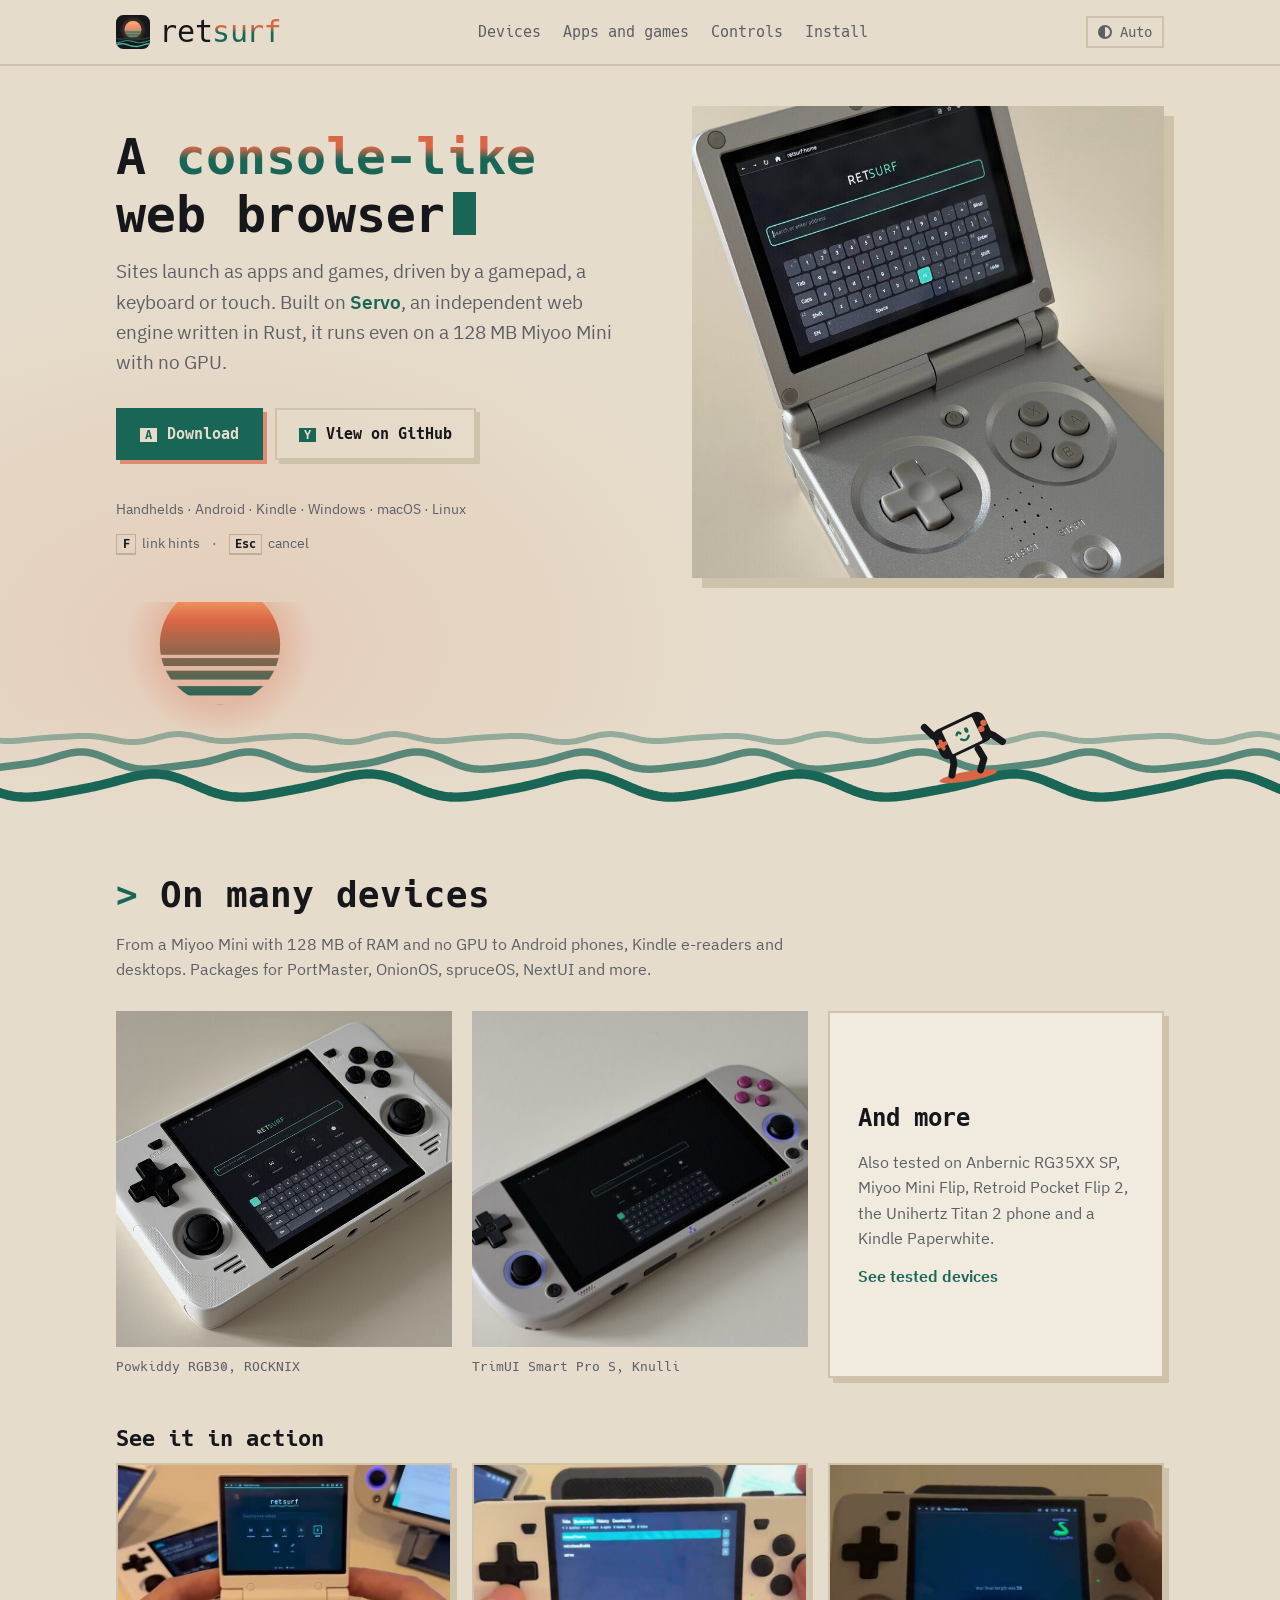
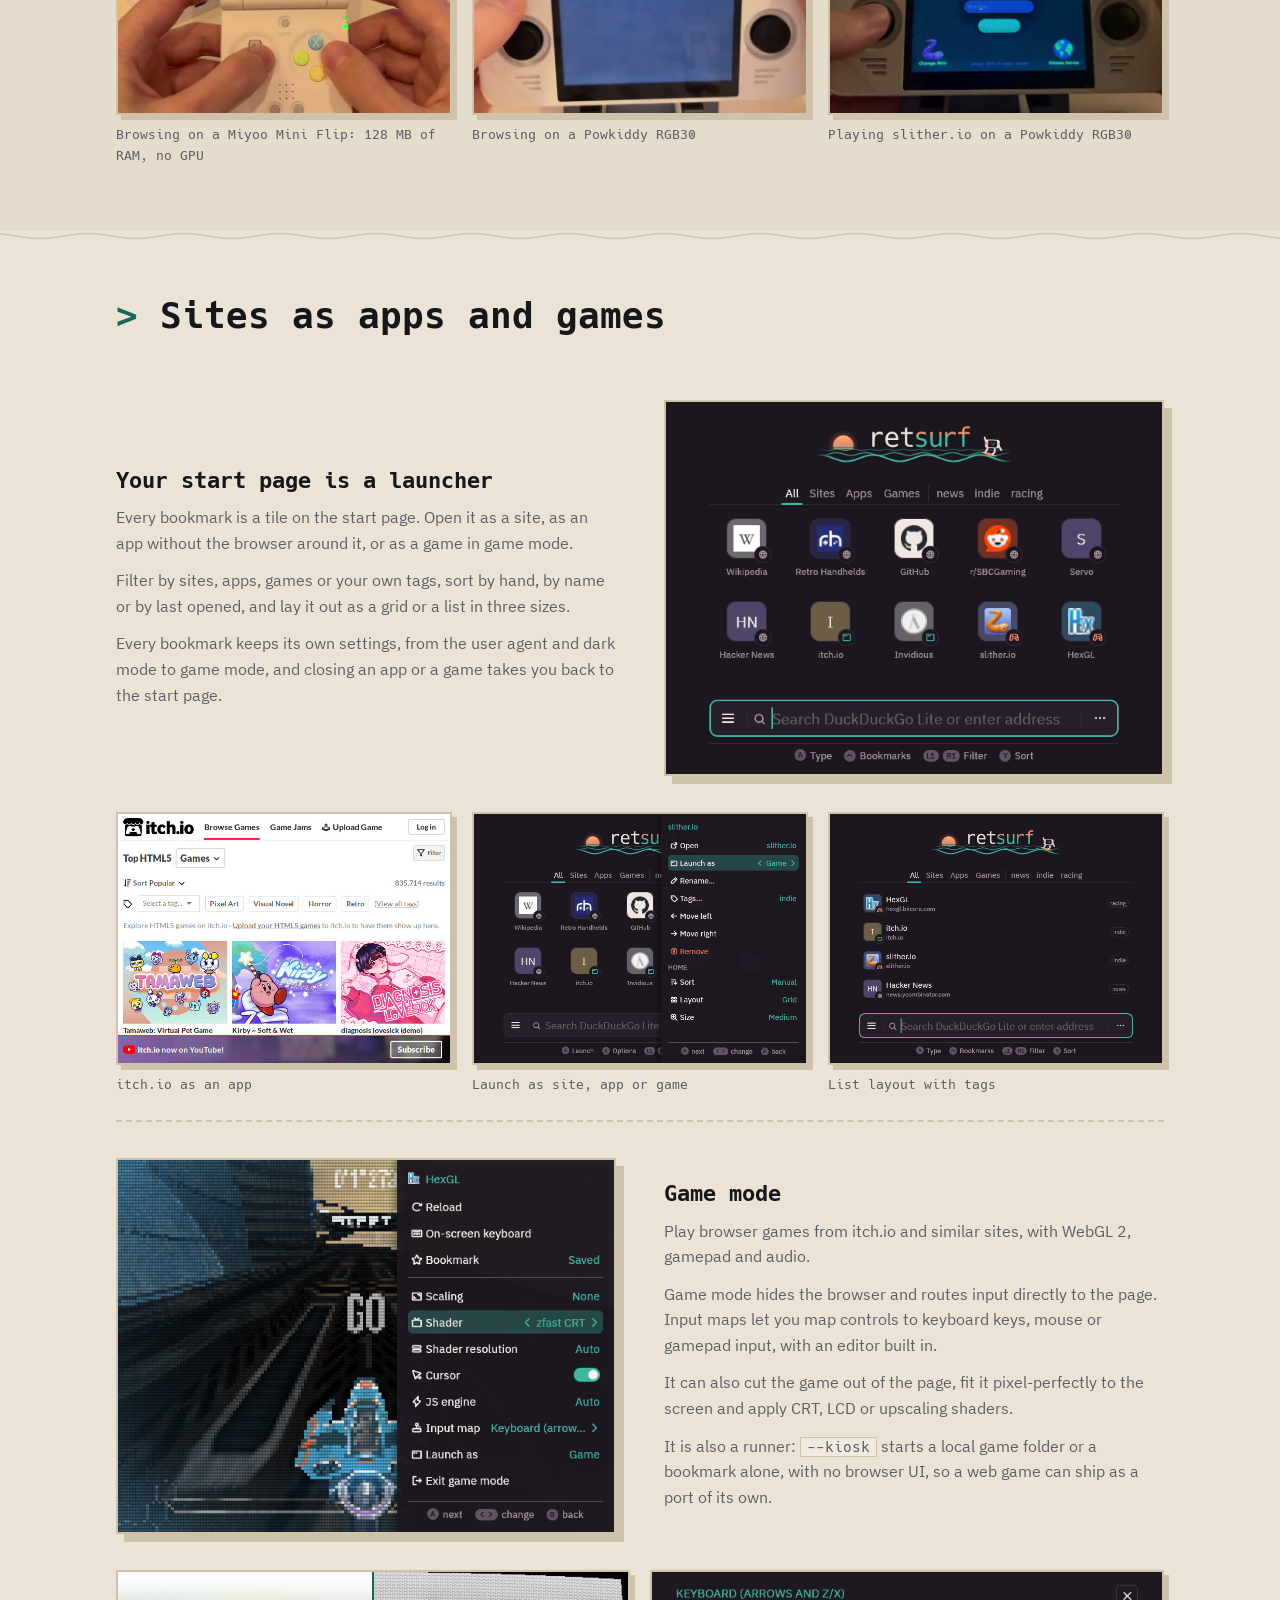
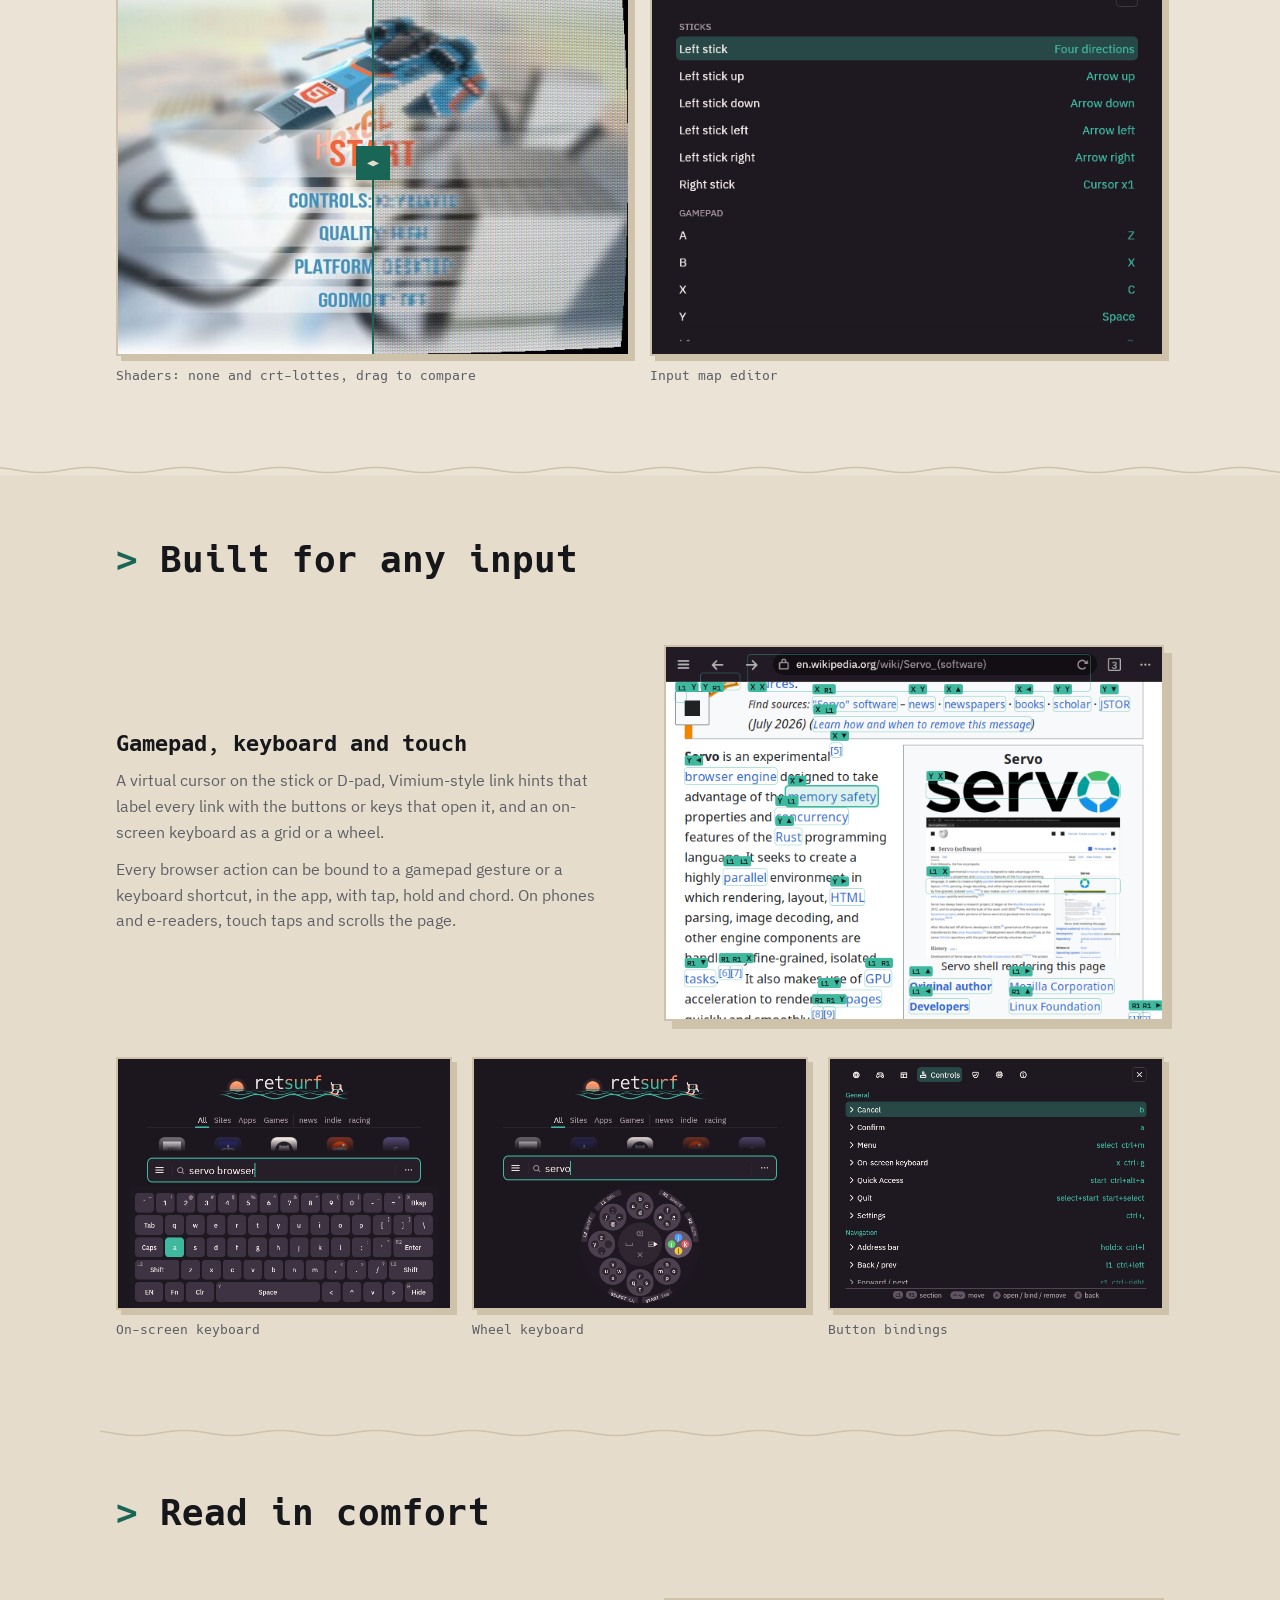
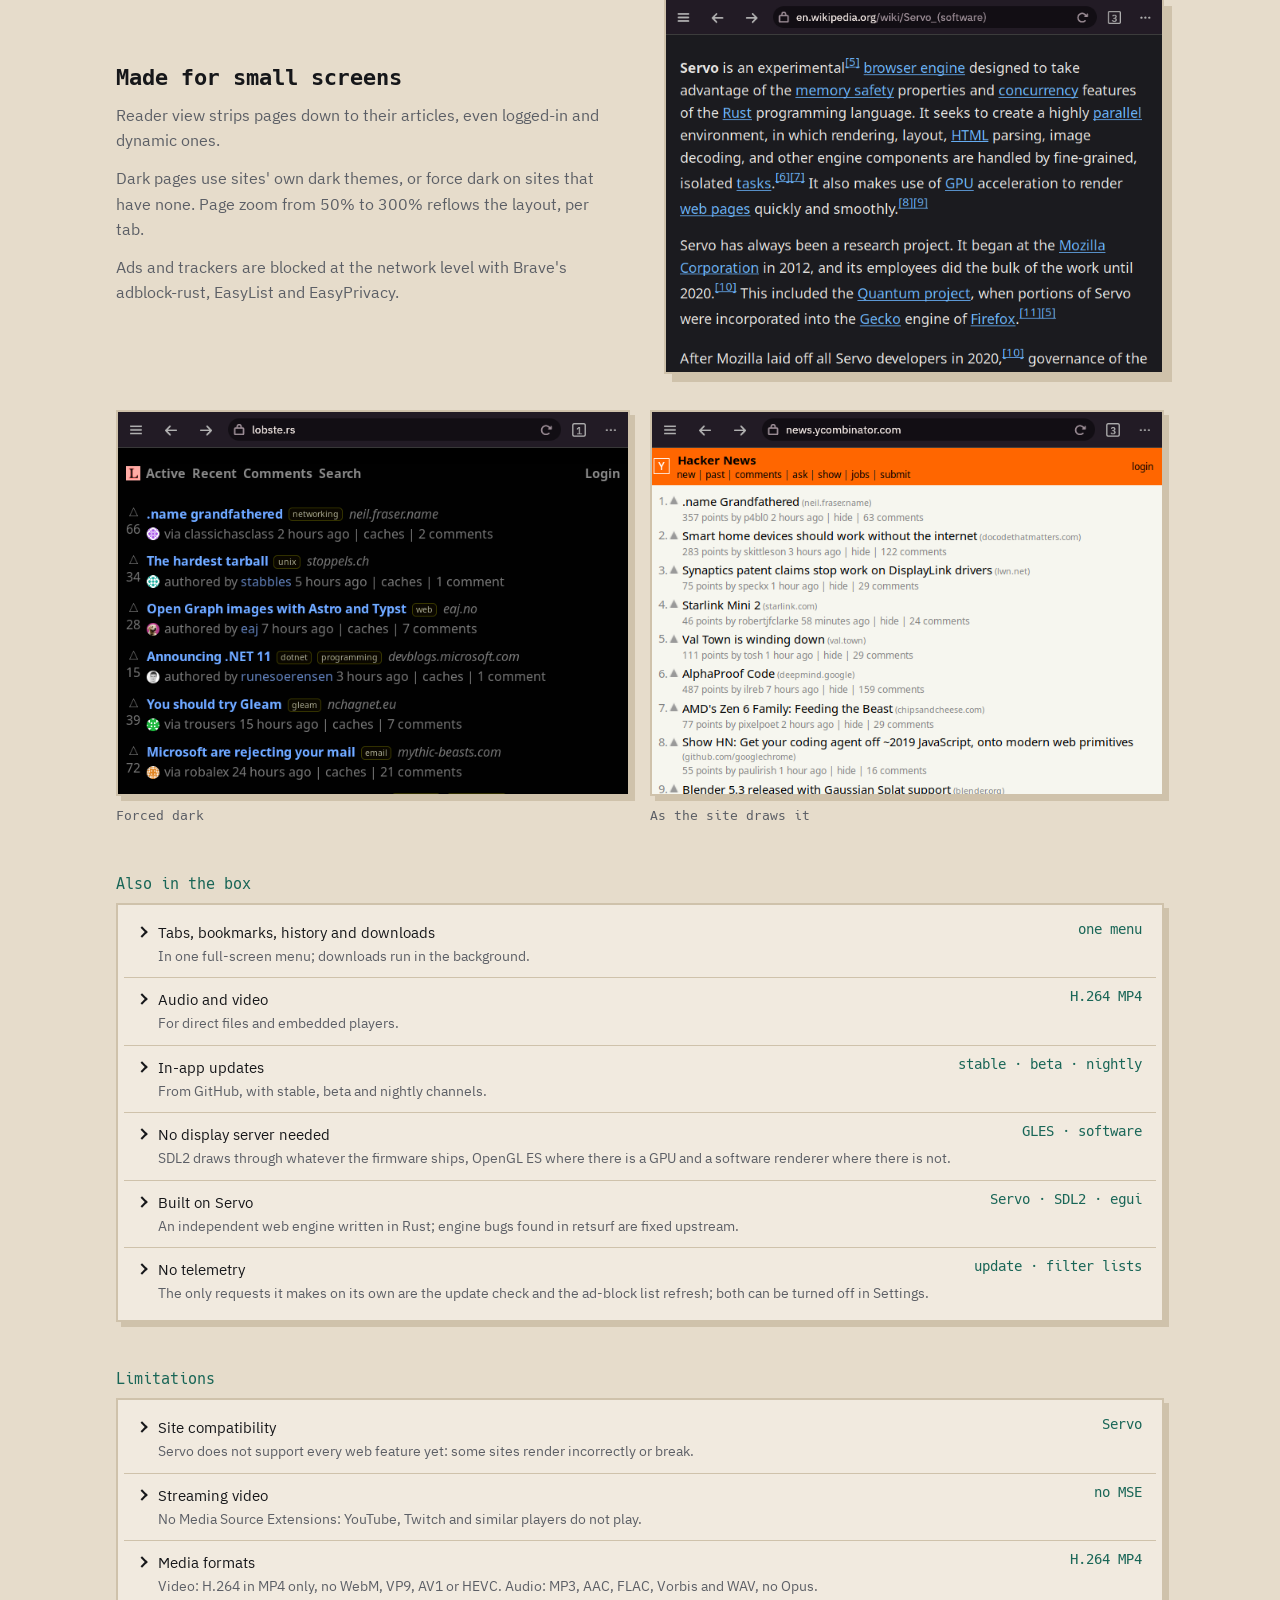
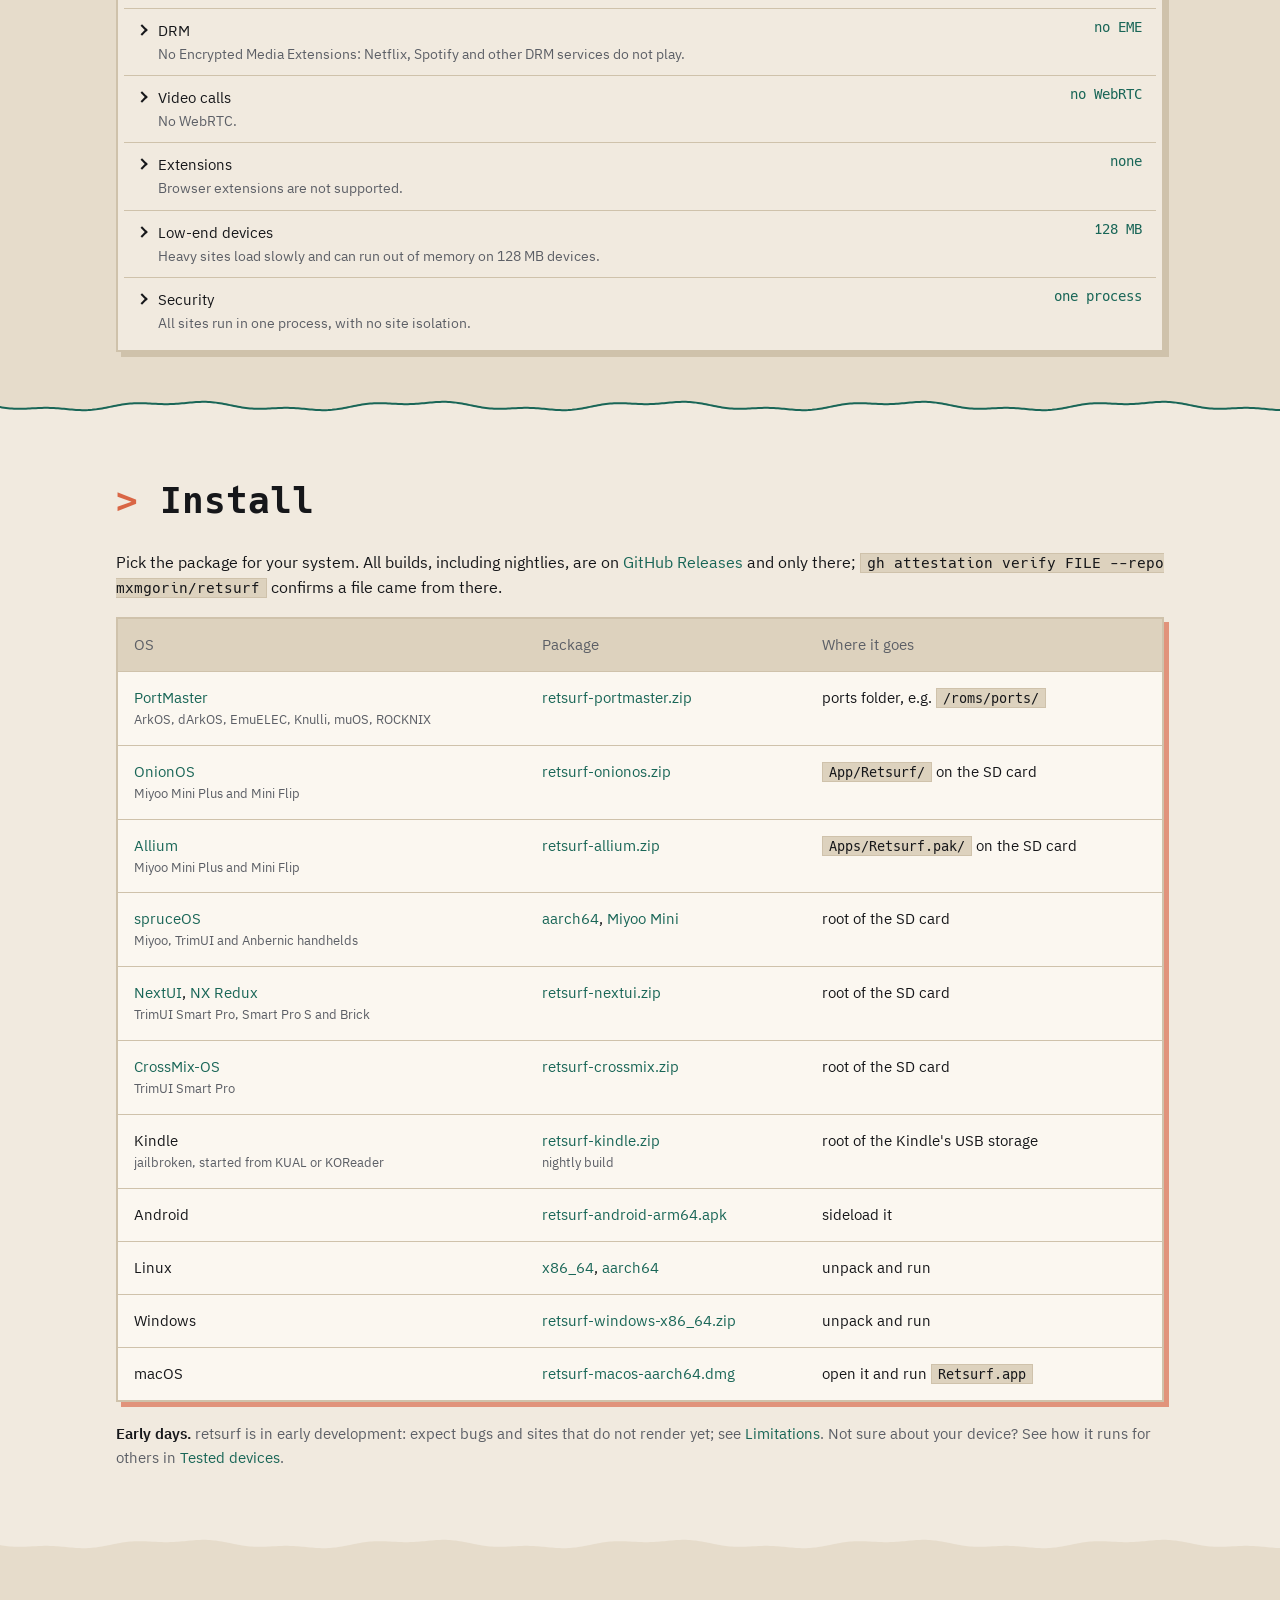
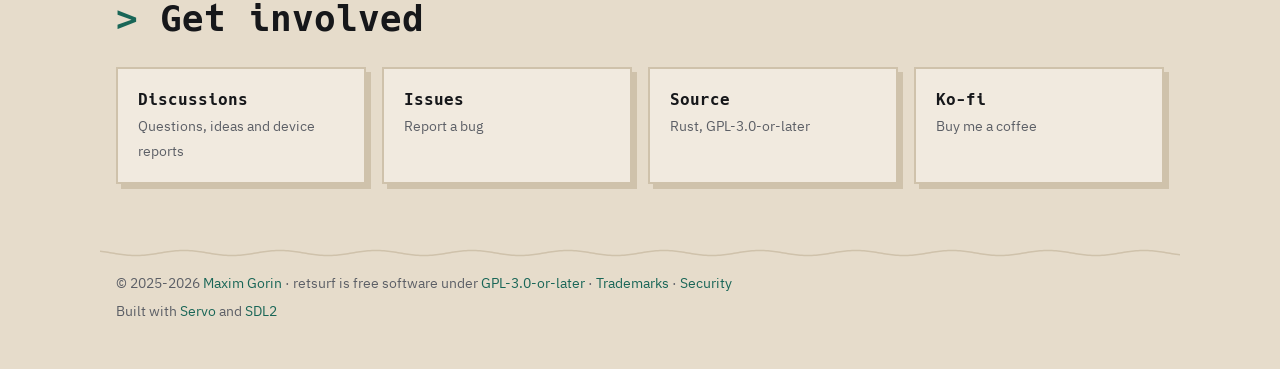
<file: index.html>
<!doctype html>
<html lang="en">
<head>
  <meta charset="utf-8">
  <meta name="viewport" content="width=device-width, initial-scale=1">
  <title>retsurf - console-like web browser on Servo</title>
  <meta name="description" content="retsurf is a console-like web browser built on Servo, an independent web engine written in Rust. It runs from a gamepad, a keyboard or touch, opens sites as apps and games, and works on retro handhelds with as little as 128 MB of RAM (PortMaster, OnionOS, Allium, spruceOS, CrossMix-OS, NextUI, NX Redux), Android, Kindle e-readers, Linux, Windows and macOS.">
  <meta name="author" content="Maxim Gorin">
  <meta property="og:type" content="website">
  <meta property="og:url" content="https://retsurf.app/">
  <meta property="og:title" content="retsurf - console-like web browser on Servo">
  <meta property="og:description" content="A console-like web browser on Servo, the independent Rust engine. Runs on a 128 MB Miyoo Mini with no GPU, on Kindles, phones and desktops; sites open as apps and games, driven from a gamepad, a keyboard or touch.">
  <meta property="og:image" content="https://retsurf.app/images/retsurf-og.png">
  <meta property="og:image:width" content="1200">
  <meta property="og:image:height" content="630">
  <meta property="og:image:alt" content="retsurf: console-like web browser on Servo, over a sunset sea with the surfing mascot">
  <meta name="twitter:card" content="summary_large_image">
  <meta name="theme-color" content="#1c161f">
  <link rel="icon" href="retsurf.svg" type="image/svg+xml">
  <link rel="preload" href="fonts/IBMPlexSans-Regular-Latin1.woff2" as="font" type="font/woff2" crossorigin>
  <link rel="preload" href="fonts/hack-bold.woff2" as="font" type="font/woff2" crossorigin>
  <!-- Before the styles: a theme picked on an earlier visit paints from the first frame. -->
  <script>try { const theme = localStorage.getItem("theme"); if (theme) document.documentElement.dataset.theme = theme; } catch {}</script>
  <link rel="stylesheet" href="brand.css">
  <link rel="stylesheet" href="style.css">
  <script src="badges.js" defer></script>
  <script type="module" src="hints.js"></script>
  <script type="module" src="scroll.js"></script>
  <script type="module" src="pad.js"></script>
  <script type="module" src="compare.js"></script>
  <script type="module" src="menu.js"></script>
  <script type="module" src="themes.js"></script>
</head>
<body>
  <header class="top">
    <div class="wrap">
      <a class="brand" href="#"><img class="brand-icon" src="retsurf.svg" alt="" width="34" height="34">ret<span class="accent">surf</span></a>
      <div class="menu tabs-menu">
        <button type="button" class="menu-toggle" aria-label="Menu" aria-expanded="false" hidden><span class="tabs-icon" aria-hidden="true"></span></button>
        <nav>
          <a href="#devices">Devices</a>
          <a href="#apps">Apps and games</a>
          <a href="#buttons">Controls</a>
          <a href="#install">Install</a>
        </nav>
      </div>
      <div class="menu theme-menu" hidden>
        <button type="button" class="menu-toggle" aria-haspopup="true" aria-expanded="false"><span class="theme-icon" aria-hidden="true"></span><span class="theme-name">Theme</span></button>
        <div class="themes" role="menu">
          <button type="button" role="menuitemradio" data-theme-pick="">Auto</button>
          <button type="button" role="menuitemradio" data-theme-pick="night">Night</button>
          <button type="button" role="menuitemradio" data-theme-pick="oled">OLED</button>
          <button type="button" role="menuitemradio" data-theme-pick="dusk">Dusk</button>
          <button type="button" role="menuitemradio" data-theme-pick="sand">Sand</button>
          <button type="button" role="menuitemradio" data-theme-pick="dmg">DMG</button>
        </div>
      </div>
    </div>
  </header>

  <main>
    <section class="hero">
      <div class="wrap hero-grid">
        <div class="hero-text">
          <h1>A <span class="accent">console-like</span> web browser</h1>
          <p class="lead">Sites launch as apps and games, driven by a gamepad, a keyboard or touch. Built on <strong><a href="https://servo.org/">Servo</a></strong>, an independent web engine written in Rust, it runs even on a 128 MB Miyoo Mini with no GPU.</p>
          <div class="actions">
            <a class="button primary" href="#install" data-pad="a"><kbd>A</kbd>Download</a>
            <a class="button" href="https://github.com/mxmgorin/retsurf" data-pad="y"><kbd>Y</kbd>View on GitHub</a>
          </div>
          <div class="trust">
            <a class="badge" href="https://github.com/mxmgorin/retsurf/releases/latest">release<b data-badge="release"></b></a>
            <a class="badge" href="https://github.com/mxmgorin/retsurf/releases/tag/nightly">nightly<b data-badge="nightly"></b></a>
            <a class="badge" href="https://github.com/mxmgorin/retsurf">stars<b data-badge="stars"></b></a>
            <a class="badge" href="https://github.com/mxmgorin/retsurf/releases">downloads<b data-badge="downloads"></b></a>
          </div>
          <p class="platforms">Handhelds &middot; Android &middot; Kindle &middot; Windows &middot; macOS &middot; Linux</p>
          <p class="hint-bar"><span><kbd>F</kbd>link hints</span><span><kbd>Esc</kbd>cancel</span></p>
        </div>
        <img class="hero-photo" src="images/retsurf-rg35xx-sp.jpg" alt="retsurf on an Anbernic RG35XX SP, the on-screen keyboard raised under the address field" width="800" height="800">
      </div>
      <div class="horizon" aria-hidden="true">
        <div class="sun"></div>
        <div class="sea sea-back"></div>
        <div class="sea sea-mid"></div>
        <div class="sea sea-front"></div>
        <div class="surfer"></div>
      </div>
    </section>

    <section id="devices" class="wrap">
      <h2>On many devices</h2>
      <p class="section-lead">From a Miyoo Mini with 128 MB of RAM and no GPU to Android phones, Kindle e-readers and desktops. Packages for PortMaster, OnionOS, spruceOS, NextUI and more.</p>
      <div class="devices">
        <figure>
          <img src="images/retsurf-rgb30.jpg" alt="retsurf start page on a Powkiddy RGB30" width="660" height="660" loading="lazy">
          <figcaption>Powkiddy RGB30, ROCKNIX</figcaption>
        </figure>
        <figure>
          <img src="images/retsurf-trimui-smart-pro.jpg" alt="retsurf start page on a TrimUI Smart Pro S" width="700" height="700" loading="lazy">
          <figcaption>TrimUI Smart Pro S, Knulli</figcaption>
        </figure>
        <a class="more" href="https://github.com/mxmgorin/retsurf/discussions/78">
          <strong>And more</strong>
          <span>Also tested on Anbernic RG35XX SP, Miyoo Mini Flip, Retroid Pocket Flip 2, the Unihertz Titan 2 phone and a Kindle Paperwhite.</span>
          <span class="go">See tested devices</span>
        </a>
      </div>
      <h3 class="sub-title">See it in action</h3>
      <div class="clips">
        <figure>
          <video src="videos/miyoo-mini-flip.mp4" poster="videos/miyoo-mini-flip.jpg" autoplay muted loop playsinline preload="metadata"></video>
          <figcaption>Browsing on a Miyoo Mini Flip: 128 MB of RAM, no GPU</figcaption>
        </figure>
        <figure>
          <video src="videos/rgb30-browsing.mp4" poster="videos/rgb30-browsing.jpg" autoplay muted loop playsinline preload="metadata"></video>
          <figcaption>Browsing on a Powkiddy RGB30</figcaption>
        </figure>
        <figure>
          <video src="videos/rgb30-slitherio.mp4" poster="videos/rgb30-slitherio.jpg" autoplay muted loop playsinline preload="metadata"></video>
          <figcaption>Playing slither.io on a Powkiddy RGB30</figcaption>
        </figure>
      </div>
    </section>

    <section id="apps" class="band">
      <div class="wrap">
        <h2>Sites as apps and games</h2>

        <article class="spot">
          <div class="spot-text">
            <h3>Your start page is a launcher</h3>
            <p>Every bookmark is a tile on the start page. Open it as a site, as an app without the browser around it, or as a game in game mode.</p>
            <p>Filter by sites, apps, games or your own tags, sort by hand, by name or by last opened, and lay it out as a grid or a list in three sizes.</p>
            <p>Every bookmark keeps its own settings, from the user agent and dark mode to game mode, and closing an app or a game takes you back to the start page.</p>
          </div>
          <img class="spot-media" src="images/retsurf-start-page.png" alt="The start page: bookmarks as site, app and game tiles under filter tabs, the search field at the bottom" width="640" height="480" loading="lazy">
        </article>
        <div class="shots">
          <figure><img src="images/retsurf-app-mode.jpg" alt="itch.io's HTML5 games opened as an app, with no browser toolbar" width="640" height="480" loading="lazy"><figcaption>itch.io as an app</figcaption></figure>
          <figure><img src="images/retsurf-bookmark-options.png" alt="A bookmark's options in Quick Access: open, launch as game, rename, tags, move, remove" width="640" height="480" loading="lazy"><figcaption>Launch as site, app or game</figcaption></figure>
          <figure><img src="images/retsurf-home-list.png" alt="The start page as a list: each bookmark with its site, launch badge and tags" width="640" height="480" loading="lazy"><figcaption>List layout with tags</figcaption></figure>
        </div>

        <article class="spot">
          <div class="spot-text">
            <h3>Game mode</h3>
            <p>Play browser games from itch.io and similar sites, with WebGL 2, gamepad and audio.</p>
            <p>Game mode hides the browser and routes input directly to the page. Input maps let you map controls to keyboard keys, mouse or gamepad input, with an editor built in.</p>
            <p>It can also cut the game out of the page, fit it pixel-perfectly to the screen and apply CRT, LCD or upscaling shaders.</p>
            <p>It is also a runner: <code>--kiosk</code> starts a local game folder or a bookmark alone, with no browser UI, so a web game can ship as a port of its own.</p>
          </div>
          <img class="spot-media" src="images/retsurf-game-mode.png" alt="Quick Access over the WebGL racer HexGL in game mode, drawn through a CRT shader" width="640" height="480" loading="lazy">
        </article>
        <div class="shots two">
          <figure>
            <div class="compare" tabindex="0" role="slider" aria-label="Shader comparison: share of the frame drawn without a shader" aria-valuemin="0" aria-valuemax="100" aria-valuenow="50">
              <img src="images/retsurf-shader-crt-lottes.jpg" alt="The HexGL menu through the crt-lottes shader: a curved screen with scanlines" width="640" height="480" loading="lazy">
              <div class="compare-before"><img src="images/retsurf-shader-none.jpg" alt="The HexGL menu as drawn, without a shader" width="640" height="480" loading="lazy"></div>
              <span class="compare-handle"></span>
            </div>
            <figcaption>Shaders: none and crt-lottes, drag to compare</figcaption>
          </figure>
          <figure><img src="images/retsurf-input-map.png" alt="The input map editor" width="640" height="480" loading="lazy"><figcaption>Input map editor</figcaption></figure>
        </div>
      </div>
    </section>

    <section id="buttons" class="wrap">
      <h2>Built for any input</h2>
      <article class="spot">
        <div class="spot-text">
          <h3>Gamepad, keyboard and touch</h3>
          <p>A virtual cursor on the stick or D-pad, Vimium-style link hints that label every link with the buttons or keys that open it, and an on-screen keyboard as a grid or a wheel.</p>
          <p>Every browser action can be bound to a gamepad gesture or a keyboard shortcut, in the app, with tap, hold and chord. On phones and e-readers, touch taps and scrolls the page.</p>
        </div>
        <img class="spot-media" src="images/retsurf-hints.png" alt="Link hints over a Wikipedia article, each labeled with gamepad buttons" width="640" height="480" loading="lazy">
      </article>
      <div class="shots">
        <figure><img src="images/retsurf-keyboard.png" alt="The on-screen keyboard under the search field" width="640" height="480" loading="lazy"><figcaption>On-screen keyboard</figcaption></figure>
        <figure><img src="images/retsurf-osk-wheel.png" alt="The wheel keyboard: letters in groups around a center, picked with the stick and typed with the face buttons" width="640" height="480" loading="lazy"><figcaption>Wheel keyboard</figcaption></figure>
        <figure><img src="images/retsurf-controls.png" alt="The button bindings: each browser action with its gamepad and keyboard gestures" width="640" height="480" loading="lazy"><figcaption>Button bindings</figcaption></figure>
      </div>
    </section>

    <section id="reading" class="wrap">
      <h2>Read in comfort</h2>
      <article class="spot">
        <div class="spot-text">
          <h3>Made for small screens</h3>
          <p>Reader view strips pages down to their articles, even logged-in and dynamic ones.</p>
          <p>Dark pages use sites' own dark themes, or force dark on sites that have none. Page zoom from 50% to 300% reflows the layout, per tab.</p>
          <p>Ads and trackers are blocked at the network level with Brave's adblock-rust, EasyList and EasyPrivacy.</p>
        </div>
        <img class="spot-media" src="images/retsurf-reader.png" alt="A Wikipedia article in reader view" width="640" height="480" loading="lazy">
      </article>
      <div class="shots two">
        <figure><img src="images/retsurf-forced-dark.png" alt="lobste.rs forced dark" width="640" height="480" loading="lazy"><figcaption>Forced dark</figcaption></figure>
        <figure><img src="images/retsurf-page.png" alt="Hacker News as the site draws it" width="640" height="480" loading="lazy"><figcaption>As the site draws it</figcaption></figure>
      </div>

      <h3 class="also-title">Also in the box</h3>
      <ul class="also">
        <li><strong>Tabs, bookmarks, history and downloads</strong><span>In one full-screen menu; downloads run in the background.</span><code>one menu</code></li>
        <li><strong>Audio and video</strong><span>For direct files and embedded players.</span><code>H.264 MP4</code></li>
        <li><strong>In-app updates</strong><span>From GitHub, with stable, beta and nightly channels.</span><code>stable &middot; beta &middot; nightly</code></li>
        <li><strong>No display server needed</strong><span>SDL2 draws through whatever the firmware ships, OpenGL ES where there is a GPU and a software renderer where there is not.</span><code>GLES &middot; software</code></li>
        <li><strong>Built on Servo</strong><span>An independent web engine written in Rust; engine bugs found in retsurf are fixed upstream.</span><code>Servo &middot; SDL2 &middot; egui</code></li>
        <li><strong>No telemetry</strong><span>The only requests it makes on its own are the update check and the ad-block list refresh; both can be turned off in Settings.</span><code>update &middot; filter lists</code></li>
      </ul>
      <h3 class="also-title" id="limitations">Limitations</h3>
      <ul class="also">
        <li><strong>Site compatibility</strong><span>Servo does not support every web feature yet: some sites render incorrectly or break.</span><code>Servo</code></li>
        <li><strong>Streaming video</strong><span>No Media Source Extensions: YouTube, Twitch and similar players do not play.</span><code>no MSE</code></li>
        <li><strong>Media formats</strong><span>Video: H.264 in MP4 only, no WebM, VP9, AV1 or HEVC. Audio: MP3, AAC, FLAC, Vorbis and WAV, no Opus.</span><code>H.264 MP4</code></li>
        <li><strong>DRM</strong><span>No Encrypted Media Extensions: Netflix, Spotify and other DRM services do not play.</span><code>no EME</code></li>
        <li><strong>Video calls</strong><span>No WebRTC.</span><code>no WebRTC</code></li>
        <li><strong>Extensions</strong><span>Browser extensions are not supported.</span><code>none</code></li>
        <li><strong>Low-end devices</strong><span>Heavy sites load slowly and can run out of memory on 128 MB devices.</span><code>128 MB</code></li>
        <li><strong>Security</strong><span>All sites run in one process, with no site isolation.</span><code>one process</code></li>
      </ul>
    </section>

    <section id="install" class="band sand">
      <div class="wrap">
        <h2>Install</h2>
        <p>Pick the package for your system. All builds, including nightlies, are on <a href="https://github.com/mxmgorin/retsurf/releases">GitHub Releases</a> and only there; <code>gh attestation verify FILE --repo mxmgorin/retsurf</code> confirms a file came from there.</p>
        <div class="table-wrap">
          <table>
            <thead>
              <tr><th>OS</th><th>Package</th><th>Where it goes</th></tr>
            </thead>
            <tbody>
              <tr>
                <td><a href="https://portmaster.games/supported-devices.html">PortMaster</a><span class="sub">ArkOS, dArkOS, EmuELEC, Knulli, muOS, ROCKNIX</span></td>
                <td><a href="https://github.com/mxmgorin/retsurf/releases/latest/download/retsurf-portmaster.zip">retsurf-portmaster.zip</a></td>
                <td>ports folder, e.g. <code>/roms/ports/</code></td>
              </tr>
              <tr>
                <td><a href="https://onionui.github.io/">OnionOS</a><span class="sub">Miyoo Mini Plus and Mini Flip</span></td>
                <td><a href="https://github.com/mxmgorin/retsurf/releases/latest/download/retsurf-onionos.zip">retsurf-onionos.zip</a></td>
                <td><code>App/Retsurf/</code> on the SD card</td>
              </tr>
              <tr>
                <td><a href="https://github.com/goweiwen/Allium">Allium</a><span class="sub">Miyoo Mini Plus and Mini Flip</span></td>
                <td><a href="https://github.com/mxmgorin/retsurf/releases/latest/download/retsurf-allium.zip">retsurf-allium.zip</a></td>
                <td><code>Apps/Retsurf.pak/</code> on the SD card</td>
              </tr>
              <tr>
                <td><a href="https://github.com/spruceUI/spruceOS">spruceOS</a><span class="sub">Miyoo, TrimUI and Anbernic handhelds</span></td>
                <td><a href="https://github.com/mxmgorin/retsurf/releases/latest/download/retsurf-spruceos-aarch64.zip">aarch64</a>, <a href="https://github.com/mxmgorin/retsurf/releases/latest/download/retsurf-spruceos-armhf.zip">Miyoo Mini</a></td>
                <td>root of the SD card</td>
              </tr>
              <tr>
                <td><a href="https://github.com/LoveRetro/NextUI">NextUI</a>, <a href="https://github.com/mohammadsyuhada/nx-redux">NX Redux</a><span class="sub">TrimUI Smart Pro, Smart Pro S and Brick</span></td>
                <td><a href="https://github.com/mxmgorin/retsurf/releases/latest/download/retsurf-nextui.zip">retsurf-nextui.zip</a></td>
                <td>root of the SD card</td>
              </tr>
              <tr>
                <td><a href="https://github.com/cizia64/CrossMix-OS">CrossMix-OS</a><span class="sub">TrimUI Smart Pro</span></td>
                <td><a href="https://github.com/mxmgorin/retsurf/releases/latest/download/retsurf-crossmix.zip">retsurf-crossmix.zip</a></td>
                <td>root of the SD card</td>
              </tr>
              <tr>
                <td>Kindle<span class="sub">jailbroken, started from KUAL or KOReader</span></td>
                <td><a href="https://github.com/mxmgorin/retsurf/releases/download/nightly/retsurf-kindle.zip">retsurf-kindle.zip</a><span class="sub">nightly build</span></td>
                <td>root of the Kindle's USB storage</td>
              </tr>
              <tr>
                <td>Android</td>
                <td><a href="https://github.com/mxmgorin/retsurf/releases/latest/download/retsurf-android-arm64.apk">retsurf-android-arm64.apk</a></td>
                <td>sideload it</td>
              </tr>
              <tr>
                <td>Linux</td>
                <td><a href="https://github.com/mxmgorin/retsurf/releases/latest/download/retsurf-linux-x86_64.zip">x86_64</a>, <a href="https://github.com/mxmgorin/retsurf/releases/latest/download/retsurf-linux-aarch64.zip">aarch64</a></td>
                <td>unpack and run</td>
              </tr>
              <tr>
                <td>Windows</td>
                <td><a href="https://github.com/mxmgorin/retsurf/releases/latest/download/retsurf-windows-x86_64.zip">retsurf-windows-x86_64.zip</a></td>
                <td>unpack and run</td>
              </tr>
              <tr>
                <td>macOS</td>
                <td><a href="https://github.com/mxmgorin/retsurf/releases/latest/download/retsurf-macos-aarch64.dmg">retsurf-macos-aarch64.dmg</a></td>
                <td>open it and run <code>Retsurf.app</code></td>
              </tr>
            </tbody>
          </table>
        </div>
        <p class="note"><strong>Early days.</strong> retsurf is in early development: expect bugs and sites that do not render yet; see <a href="#limitations">Limitations</a>. Not sure about your device? See how it runs for others in <a href="https://github.com/mxmgorin/retsurf/discussions/78">Tested devices</a>.</p>
      </div>
    </section>

    <section class="community wrap">
      <h2>Get involved</h2>
      <div class="links">
        <a href="https://github.com/mxmgorin/retsurf/discussions"><strong>Discussions</strong><span>Questions, ideas and device reports</span></a>
        <a href="https://github.com/mxmgorin/retsurf/issues"><strong>Issues</strong><span>Report a bug</span></a>
        <a href="https://github.com/mxmgorin/retsurf"><strong>Source</strong><span>Rust, GPL-3.0-or-later</span></a>
        <a href="https://ko-fi.com/mxmgorin"><strong>Ko-fi</strong><span>Buy me a coffee</span></a>
      </div>
    </section>
  </main>

  <footer class="wrap">
    <p>&copy; 2025-2026 <a href="https://github.com/mxmgorin">Maxim Gorin</a> &middot; retsurf is free software under <a href="https://github.com/mxmgorin/retsurf/blob/main/NOTICE">GPL-3.0-or-later</a> &middot; <a href="https://github.com/mxmgorin/retsurf/blob/main/TRADEMARKS.md">Trademarks</a> &middot; <a href="https://github.com/mxmgorin/retsurf/security/policy">Security</a></p>
    <p>Built with <a href="https://servo.org/">Servo</a> and <a href="https://libsdl.org/">SDL2</a></p>
  </footer>
</body>
</html>
</file>
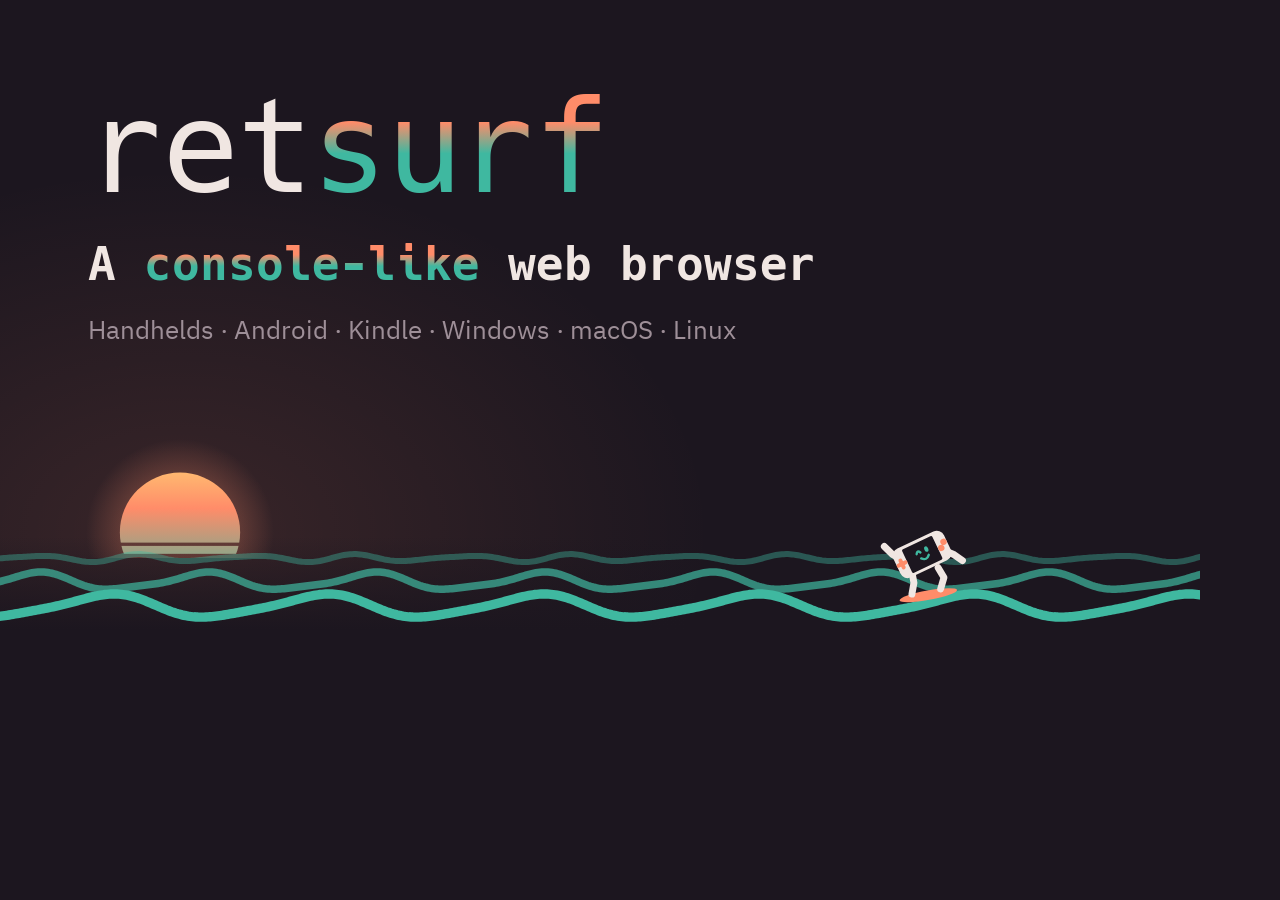
<file: tools/og.html>
<!doctype html>
<!-- The link preview: images/retsurf-og.png is this page's 1200x630 screenshot. -->
<html lang="en" data-theme="dusk">
<head>
  <meta charset="utf-8">
  <title>retsurf link preview</title>
  <link rel="stylesheet" href="../brand.css">
  <link rel="stylesheet" href="../style.css">
  <style>
    html, body { width: 1200px; height: 630px; overflow: hidden; }
    .hero { height: 630px; padding: 0; }
    .card { position: relative; padding: 84px 88px 0; }
    .mark { color: var(--ink); font: 128px/1 var(--mono); letter-spacing: -0.02em; }
    .line { margin: 26px 0 0; font: 700 46px/1.15 var(--mono); }
    .sub { margin: 18px 0 0; color: var(--dim); font-size: 26px; }
    .horizon { position: absolute; left: 0; right: 0; bottom: 0; margin: 0; }
  </style>
</head>
<body>
  <section class="hero">
    <div class="card">
      <div class="mark">ret<span class="accent">surf</span></div>
      <p class="line">A <span class="accent">console-like</span> web browser</p>
      <p class="sub">Handhelds &middot; Android &middot; Kindle &middot; Windows &middot; macOS &middot; Linux</p>
    </div>
    <div class="horizon">
      <div class="sun"></div>
      <div class="sea sea-back"></div>
      <div class="sea sea-mid"></div>
      <div class="sea sea-front"></div>
      <div class="surfer"></div>
    </div>
  </section>
</body>
</html>
</file>
<file: brand.css>
/* Generated by tools/brand.py; edit that, not this. */

/* The sand band, in its theme's band colors. */
.band.sand {
  --bg: var(--sand-bg);
  --surface: var(--sand-surface);
  --line: var(--sand-line);
  --ink: var(--sand-ink);
  --dim: var(--sand-dim);
  --teal: var(--sand-teal);
  --shore-h: 20px;
}
.sand::before { background: var(--art-shore-top) 0 100% repeat-x; }
.sand::after { background: var(--art-shore-bottom) 0 0 repeat-x; }

.hero {
  --horizon-h: 208px;
  --sun-wide: -420px;
  --sun-narrow: -110px;
  --surfer-wide: 330px;
  --surfer-narrow: 115px;
}

.sun {
  top: var(--sun-top);
  width: 187.5px;
  height: var(--sun-h);
  margin-left: -93.75px;
  background: var(--art-sun) 0 0 / 100% 100% no-repeat;
}

.sea-back {
  left: -216px;
  background: var(--art-sea-back) 50% 0 repeat-x;
  animation: sea-back 30s linear infinite;
}
@keyframes sea-back { to { transform: translateX(216px); } }

.sea-mid {
  left: -336px;
  background: var(--art-sea-mid) 50% 0 repeat-x;
  animation: sea-mid 20s linear infinite;
}
@keyframes sea-mid { to { transform: translateX(336px); } }

.sea-front {
  left: -215px;
  background: var(--art-sea-front) 50% 0 repeat-x;
  animation: sea-front 9s linear infinite;
}
@keyframes sea-front { to { transform: translateX(215px); } }

.surfer {
  top: 108.13px;
  width: 85.1px;
  height: 77.1px;
  margin-left: -39.9px;
  transform-origin: 39.9px 100%;
  transform: translateY(-3.48px) rotate(-10.34deg);
  background: var(--art-surfer) 0 0 / 100% 100% no-repeat;
  animation: surf 9s linear infinite;
}
@keyframes surf {
  0.00% { transform: translateY(-3.48px) rotate(-10.34deg); }
  2.78% { transform: translateY(-1.94px) rotate(-9.77deg); }
  5.56% { transform: translateY(-0.51px) rotate(-9.09deg); }
  8.33% { transform: translateY(0.81px) rotate(-8.43deg); }
  11.11% { transform: translateY(2.04px) rotate(-7.90deg); }
  13.89% { transform: translateY(3.20px) rotate(-7.54deg); }
  16.67% { transform: translateY(4.32px) rotate(-7.34deg); }
  19.44% { transform: translateY(5.42px) rotate(-7.25deg); }
  22.22% { transform: translateY(6.50px) rotate(-7.16deg); }
  25.00% { transform: translateY(7.57px) rotate(-6.95deg); }
  27.78% { transform: translateY(8.58px) rotate(-6.47deg); }
  30.56% { transform: translateY(9.49px) rotate(-5.61deg); }
  33.33% { transform: translateY(10.24px) rotate(-4.26deg); }
  36.11% { transform: translateY(10.74px) rotate(-2.39deg); }
  38.89% { transform: translateY(10.92px) rotate(-0.01deg); }
  41.67% { transform: translateY(10.72px) rotate(2.78deg); }
  44.44% { transform: translateY(10.08px) rotate(5.78deg); }
  47.22% { transform: translateY(8.99px) rotate(8.76deg); }
  50.00% { transform: translateY(7.44px) rotate(11.49deg); }
  52.78% { transform: translateY(5.49px) rotate(13.74deg); }
  55.56% { transform: translateY(3.21px) rotate(15.37deg); }
  58.33% { transform: translateY(0.71px) rotate(16.27deg); }
  61.11% { transform: translateY(-1.87px) rotate(16.39deg); }
  63.89% { transform: translateY(-4.41px) rotate(15.71deg); }
  66.67% { transform: translateY(-6.76px) rotate(14.22deg); }
  69.44% { transform: translateY(-8.80px) rotate(11.98deg); }
  72.22% { transform: translateY(-10.41px) rotate(9.09deg); }
  75.00% { transform: translateY(-11.53px) rotate(5.74deg); }
  77.78% { transform: translateY(-12.13px) rotate(2.18deg); }
  80.56% { transform: translateY(-12.19px) rotate(-1.28deg); }
  83.33% { transform: translateY(-11.76px) rotate(-4.37deg); }
  86.11% { transform: translateY(-10.91px) rotate(-6.91deg); }
  88.89% { transform: translateY(-9.72px) rotate(-8.79deg); }
  91.67% { transform: translateY(-8.28px) rotate(-10.00deg); }
  94.44% { transform: translateY(-6.71px) rotate(-10.59deg); }
  97.22% { transform: translateY(-5.08px) rotate(-10.66deg); }
  100.00% { transform: translateY(-3.48px) rotate(-10.34deg); }
}

.board { background-image: var(--art-board); }
/* The front wave meets a point behind the surfer this much sooner. */
.legs {
  margin-left: -99.9px;
  background-image: var(--art-legs);
  animation-delay: -2.512s;
}

/* The app's `dusk` theme. */
:root,
[data-theme="dusk"] {
  color-scheme: dark;
  --bg: #1c161f;
  --surface: #261e29;
  --line: #362c3a;
  --keycap: #5a4c58;
  --ink: #f0e6e2;
  --dim: #9e8f98;
  --teal: #3fb8a0;
  --coral: #ff8c69;
  --bg-rgb: 28, 22, 31;
  --teal-rgb: 63, 184, 160;
  --coral-rgb: 255, 140, 105;
  --teal-hover: #56c1ab;
  --band: #211a24;
  --sand: #e8d4c1;
  --sand-bg: #f2e1d3;
  --sand-surface: #e0cbb6;
  --sand-line: #d4bda4;
  --sand-ink: #16171a;
  --sand-dim: #5c5f66;
  --sand-teal: #196657;
  --sand-coral: #d96645;
  --sun-y: 110.4px;
  --sun-top: 16.65px;
  --sun-h: 119.5px;
  --art-sun: url("images/brand/dusk/sun.svg");
  --art-seam: url("images/brand/dusk/seam.svg");
  --art-shore-top: url("images/brand/dusk/shore-top.svg");
  --art-shore-bottom: url("images/brand/dusk/shore-bottom.svg");
  --art-sea-back: url("images/brand/dusk/sea-back.svg");
  --art-sea-mid: url("images/brand/dusk/sea-mid.svg");
  --art-sea-front: url("images/brand/dusk/sea-front.svg");
  --art-surfer: url("images/brand/dusk/surfer.svg");
  --art-board: url("images/brand/dusk/board.svg");
  --art-legs: url("images/brand/dusk/legs.svg");
}

/* The app's `night` theme. */
[data-theme="night"] {
  color-scheme: dark;
  --bg: #16171a;
  --surface: #1e2024;
  --line: #2a2d33;
  --keycap: #555555;
  --ink: #ececea;
  --dim: #8a8f98;
  --teal: #3fb8a0;
  --coral: #ff8c69;
  --bg-rgb: 22, 23, 26;
  --teal-rgb: 63, 184, 160;
  --coral-rgb: 255, 140, 105;
  --teal-hover: #56c1ab;
  --band: #1a1b1f;
  --sand: #e8d4c1;
  --sand-bg: #f2e1d3;
  --sand-surface: #e0cbb6;
  --sand-line: #d4bda4;
  --sand-ink: #16171a;
  --sand-dim: #5c5f66;
  --sand-teal: #196657;
  --sand-coral: #d96645;
  --sun-y: 96px;
  --sun-top: 2.25px;
  --sun-h: 133.9px;
  --art-sun: url("images/brand/sun.svg");
  --art-seam: url("images/brand/seam.svg");
  --art-shore-top: url("images/brand/shore-top.svg");
  --art-shore-bottom: url("images/brand/shore-bottom.svg");
  --art-sea-back: url("images/brand/sea-back.svg");
  --art-sea-mid: url("images/brand/sea-mid.svg");
  --art-sea-front: url("images/brand/sea-front.svg");
  --art-surfer: url("images/brand/surfer.svg");
  --art-board: url("images/brand/board.svg");
  --art-legs: url("images/brand/legs.svg");
}

/* The app's `oled` theme. */
[data-theme="oled"] {
  color-scheme: dark;
  --bg: #000000;
  --surface: #101113;
  --line: #222428;
  --keycap: #555555;
  --ink: #ececea;
  --dim: #8a8f98;
  --teal: #3fb8a0;
  --coral: #ff8c69;
  --bg-rgb: 0, 0, 0;
  --teal-rgb: 63, 184, 160;
  --coral-rgb: 255, 140, 105;
  --teal-hover: #56c1ab;
  --band: #080809;
  --sand: #e8d4c1;
  --sand-bg: #f2e1d3;
  --sand-surface: #e0cbb6;
  --sand-line: #d4bda4;
  --sand-ink: #16171a;
  --sand-dim: #5c5f66;
  --sand-teal: #196657;
  --sand-coral: #d96645;
  --sun-y: 126px;
  --sun-top: 32.25px;
  --sun-h: 103.9px;
  --art-sun: url("images/brand/oled/sun.svg");
  --art-seam: url("images/brand/oled/seam.svg");
  --art-shore-top: url("images/brand/oled/shore-top.svg");
  --art-shore-bottom: url("images/brand/oled/shore-bottom.svg");
  --art-sea-back: url("images/brand/oled/sea-back.svg");
  --art-sea-mid: url("images/brand/oled/sea-mid.svg");
  --art-sea-front: url("images/brand/oled/sea-front.svg");
  --art-surfer: url("images/brand/oled/surfer.svg");
  --art-board: url("images/brand/oled/board.svg");
  --art-legs: url("images/brand/oled/legs.svg");
}

/* The app's `sand` theme. */
[data-theme="sand"] {
  color-scheme: light;
  --bg: #e6dccb;
  --surface: #f1eadf;
  --line: #cfc2ab;
  --keycap: #bdb098;
  --ink: #16171a;
  --dim: #5c5f66;
  --teal: #196657;
  --coral: #d96645;
  --bg-rgb: 230, 220, 203;
  --teal-rgb: 25, 102, 87;
  --coral-rgb: 217, 102, 69;
  --teal-hover: #35786b;
  --band: #ebe3d5;
  --sand: #f1eadf;
  --sand-bg: #fbf7f0;
  --sand-surface: #ddd2be;
  --sand-line: #cfc2ab;
  --sand-ink: #16171a;
  --sand-dim: #5c5f66;
  --sand-teal: #196657;
  --sand-coral: #d96645;
  --sun-y: 42px;
  --sun-top: -51.75px;
  --sun-h: 187.5px;
  --art-sun: url("images/brand/sand/sun.svg");
  --art-seam: url("images/brand/sand/seam.svg");
  --art-shore-top: url("images/brand/sand/shore-top.svg");
  --art-shore-bottom: url("images/brand/sand/shore-bottom.svg");
  --art-sea-back: url("images/brand/sand/sea-back.svg");
  --art-sea-mid: url("images/brand/sand/sea-mid.svg");
  --art-sea-front: url("images/brand/sand/sea-front.svg");
  --art-surfer: url("images/brand/sand/surfer.svg");
  --art-board: url("images/brand/sand/board.svg");
  --art-legs: url("images/brand/sand/legs.svg");
}
@media (prefers-color-scheme: light) {
  :root:not([data-theme]) {
    color-scheme: light;
    --bg: #e6dccb;
    --surface: #f1eadf;
    --line: #cfc2ab;
    --keycap: #bdb098;
    --ink: #16171a;
    --dim: #5c5f66;
    --teal: #196657;
    --coral: #d96645;
    --bg-rgb: 230, 220, 203;
    --teal-rgb: 25, 102, 87;
    --coral-rgb: 217, 102, 69;
    --teal-hover: #35786b;
    --band: #ebe3d5;
    --sand: #f1eadf;
    --sand-bg: #fbf7f0;
    --sand-surface: #ddd2be;
    --sand-line: #cfc2ab;
    --sand-ink: #16171a;
    --sand-dim: #5c5f66;
    --sand-teal: #196657;
    --sand-coral: #d96645;
    --sun-y: 42px;
    --sun-top: -51.75px;
    --sun-h: 187.5px;
    --art-sun: url("images/brand/sand/sun.svg");
    --art-seam: url("images/brand/sand/seam.svg");
    --art-shore-top: url("images/brand/sand/shore-top.svg");
    --art-shore-bottom: url("images/brand/sand/shore-bottom.svg");
    --art-sea-back: url("images/brand/sand/sea-back.svg");
    --art-sea-mid: url("images/brand/sand/sea-mid.svg");
    --art-sea-front: url("images/brand/sand/sea-front.svg");
    --art-surfer: url("images/brand/sand/surfer.svg");
    --art-board: url("images/brand/sand/board.svg");
    --art-legs: url("images/brand/sand/legs.svg");
  }
}

/* The app's `dmg` theme. */
[data-theme="dmg"] {
  color-scheme: light;
  --bg: #9bbc0f;
  --surface: #8bac0f;
  --line: #306230;
  --keycap: #306230;
  --ink: #0f380f;
  --dim: #306230;
  --teal: #306230;
  --coral: #0f380f;
  --bg-rgb: 155, 188, 15;
  --teal-rgb: 48, 98, 48;
  --coral-rgb: 15, 56, 15;
  --teal-hover: #497549;
  --band: #93b40f;
  --sand: #8bac0f;
  --sand-bg: #8bac0f;
  --sand-surface: #8bac0f;
  --sand-line: #306230;
  --sand-ink: #0f380f;
  --sand-dim: #306230;
  --sand-teal: #306230;
  --sand-coral: #0f380f;
  --sun-y: 96px;
  --sun-top: 2.25px;
  --sun-h: 133.9px;
  --art-sun: url("images/brand/dmg/sun.svg");
  --art-seam: url("images/brand/dmg/seam.svg");
  --art-shore-top: url("images/brand/dmg/shore-top.svg");
  --art-shore-bottom: url("images/brand/dmg/shore-bottom.svg");
  --art-sea-back: url("images/brand/dmg/sea-back.svg");
  --art-sea-mid: url("images/brand/dmg/sea-mid.svg");
  --art-sea-front: url("images/brand/dmg/sea-front.svg");
  --art-surfer: url("images/brand/dmg/surfer.svg");
  --art-board: url("images/brand/dmg/board.svg");
  --art-legs: url("images/brand/dmg/legs.svg");
}
</file>
<file: style.css>
@font-face {
  font-family: "IBM Plex Sans";
  src: url("fonts/IBMPlexSans-Regular-Latin1.woff2") format("woff2");
  font-weight: 400;
  font-display: swap;
}
@font-face {
  font-family: "IBM Plex Sans";
  src: url("fonts/IBMPlexSans-SemiBold-Latin1.woff2") format("woff2");
  font-weight: 600;
  font-display: swap;
}
@font-face {
  font-family: "Hack";
  src: url("fonts/hack-regular.woff2") format("woff2");
  font-weight: 400;
  font-display: swap;
}
@font-face {
  font-family: "Hack";
  src: url("fonts/hack-bold.woff2") format("woff2");
  font-weight: 700;
  font-display: swap;
}

/* Colors, color-scheme and the brand art come from brand.css, per theme. */
:root {
  --header-h: 64px;
  --gutter: 16px;
  --max: 1080px;
  --mono: "Hack", ui-monospace, "SFMono-Regular", Menlo, Consolas, monospace;
  --display: var(--mono);
  /* Hard offset shadows take the hairline color: lighter than the page on dark themes,
     darker on light ones. */
  --drop: var(--line);
}

* { box-sizing: border-box; }

html { scroll-behavior: smooth; scroll-padding-top: var(--header-h); }

body {
  margin: 0;
  position: relative;
  overflow-x: hidden;
  background: var(--bg);
  color: var(--ink);
  font: 16px/1.6 "IBM Plex Sans", system-ui, -apple-system, "Segoe UI", Roboto, "Noto Sans", sans-serif;
  -webkit-font-smoothing: antialiased;
}

a { color: var(--teal); text-decoration: none; }
a:hover { text-decoration: underline; }

img { max-width: 100%; height: auto; display: block; }

code {
  font: 0.9em var(--mono);
  background: var(--surface);
  border: 1px solid var(--line);
  padding: 1px 6px;
}

.wrap {
  max-width: var(--max);
  margin: 0 auto;
  padding-left: var(--gutter);
  padding-right: var(--gutter);
}

section { padding: 64px 0; }
section.wrap { padding-top: 64px; padding-bottom: 64px; }

/* Full-bleed band: alternates with the page background so sections read as separate. */
.band { background: var(--art-seam) top center repeat-x, var(--art-seam) bottom center repeat-x, var(--band); }

h1, h2, h3 { font-family: var(--display); line-height: 1.15; margin: 0 0 12px; }
h1 { font-size: clamp(30px, 5vw, 50px); font-weight: 700; }
h1 .accent { white-space: nowrap; }
h2 { font-size: clamp(26px, 3.5vw, 36px); font-weight: 700; margin-bottom: 28px; }
/* A shell prompt before each section title. */
section h2::before { content: "> "; color: var(--teal); }
h3 { font-size: 22px; font-weight: 700; }

.accent { color: var(--teal); }

/* Servo has no background-clip: text and would paint the gradient as a box. */
@supports (background-clip: text) or (-webkit-background-clip: text) {
  /* The wordmark's "surf" gradient: teal below, warming to coral at the top. */
  .accent {
    background: linear-gradient(0deg, var(--teal) 46%, var(--coral) 67%);
    -webkit-background-clip: text;
    background-clip: text;
    color: transparent;
  }
}

/* Header */

/* Sticky, so its tabs can mark the section in view. */
.top {
  position: sticky;
  top: 0;
  z-index: 10;
  background: rgba(var(--bg-rgb), 0.94);
  border-bottom: 2px solid var(--line);
}
.top .wrap {
  display: flex;
  align-items: stretch;
  justify-content: space-between;
  gap: 16px;
  height: var(--header-h);
}

/* The wordmark as text, so forced dark inverts it with the page. */
.brand { display: flex; align-items: center; align-self: center; color: var(--ink); font: 30px/1 var(--mono); letter-spacing: -0.02em; }
.brand-icon { width: 34px; height: 34px; margin-right: 10px; }
.brand:hover { text-decoration: none; }

/* Tabs as on the app's start page: the current one underlined on the header's hairline. */
.top nav { display: flex; gap: 22px; font-family: var(--mono); font-size: 15px; }
.top nav a {
  display: flex;
  align-items: center;
  margin-bottom: -1px;
  border-bottom: 2px solid transparent;
  color: var(--dim);
}
.top nav a:hover, .top nav a.current { color: var(--ink); border-bottom-color: var(--teal); text-decoration: none; }

/* Header menus: a toggle over a list, which shows while the toggle is expanded. */
.menu { position: relative; align-self: center; }
.menu-toggle {
  display: flex;
  align-items: center;
  gap: 8px;
  padding: 6px 10px;
  border: 2px solid var(--line);
  background: none;
  color: var(--dim);
  font: 14px var(--mono);
  cursor: pointer;
}
.menu-toggle:hover, .menu-toggle[aria-expanded="true"] { color: var(--ink); border-color: var(--teal); }

/* The tabs' menu holds them on the header's full height; its toggle is for narrow screens. */
.tabs-menu { display: flex; align-self: stretch; }
.tabs-menu .menu-toggle { display: none; }
/* Three bars: the usual mark for a menu. */
.tabs-icon {
  width: 16px;
  height: 14px;
  border-top: 2px solid currentColor;
  border-bottom: 2px solid currentColor;
  background: linear-gradient(currentColor, currentColor) center / 100% 2px no-repeat;
}

/* Theme menu: a toggle naming the theme in force, over a list in the app's menu style. */
.theme-menu { margin-left: 22px; }
/* Half lit, half dark: the usual mark for a light or dark choice. */
.theme-icon {
  width: 14px;
  height: 14px;
  border: 2px solid currentColor;
  border-radius: 50%;
  background: linear-gradient(90deg, currentColor 50%, transparent 50%);
}
.menu-toggle[aria-expanded="false"] + .themes { display: none; }
.themes {
  position: absolute;
  top: calc(100% + 8px);
  right: 0;
  min-width: 140px;
  padding: 6px;
  background: var(--surface);
  border: 2px solid var(--line);
  box-shadow: 5px 5px 0 var(--drop);
}
.themes button {
  display: block;
  width: 100%;
  padding: 7px 12px;
  border: 1px solid transparent;
  background: none;
  color: var(--ink);
  font: 14px var(--mono);
  text-align: left;
  cursor: pointer;
}
.themes button:hover { background: rgba(var(--teal-rgb), 0.12); }
/* The theme in force, as the app marks its selected row. */
.themes button.current { background: rgba(var(--teal-rgb), 0.18); border-color: var(--teal); }

/* Hero */

.hero {
  --sun-dx: var(--sun-wide);
  --surfer-dx: var(--surfer-wide);
  position: relative;
  padding-top: 40px;
  padding-bottom: 0;
}
/* Sunset light, centered on the horizon's sun. */
.hero::before {
  content: "";
  position: absolute;
  top: -120px;
  left: 0;
  right: 0;
  bottom: 0;
  background: radial-gradient(760px 520px at calc(50% + var(--sun-dx)) calc(100% - var(--horizon-h) + var(--sun-y)), rgba(var(--coral-rgb), 0.13), transparent 70%);
  pointer-events: none;
}

/* Sun, sea and surfer, drawn and timed by brand.css, which loads first so these rules
   override it. Positioned to paint over the sunset light and fade it out without an edge. */
.horizon {
  position: relative;
  overflow: hidden;
  height: var(--horizon-h);
  margin-top: 24px;
  background: linear-gradient(transparent 55%, var(--bg));
}
.horizon > * { position: absolute; }
.sun { left: calc(50% + var(--sun-dx)); }
.sea { top: 0; bottom: 0; right: 0; }
.surfer { left: calc(50% + var(--surfer-dx)); }
/* Still unless marked live: in view, in an engine that can afford the frames. */
.horizon > * { animation-play-state: paused; }
.horizon.live > * { animation-play-state: running; }
@media (prefers-reduced-motion: reduce) { .horizon > * { animation: none; } }

.hero-grid {
  position: relative;
  display: grid;
  grid-template-columns: minmax(0, 1.1fr) minmax(0, 1fr);
  gap: 56px;
  align-items: center;
}

/* The address bar's caret after the headline. */
.hero h1::after {
  content: "";
  display: inline-block;
  width: 0.45em;
  height: 0.85em;
  margin-left: 0.14em;
  vertical-align: -0.06em;
  background: var(--teal);
  animation: caret 1.1s steps(1) infinite;
}
@keyframes caret { 50% { opacity: 0; } }
@media (prefers-reduced-motion: reduce) { .hero h1::after { animation: none; } }

.lead { color: var(--dim); font-size: 19px; margin: 0 0 30px; max-width: 34em; }
.lead strong { color: var(--ink); }

.actions { display: flex; gap: 12px; flex-wrap: wrap; }

.button {
  display: inline-block;
  padding: 12px 22px;
  border: 2px solid var(--line);
  box-shadow: 4px 4px 0 var(--drop);
  color: var(--ink);
  font-family: var(--mono);
  font-weight: 700;
  font-size: 15px;
  background: rgba(var(--bg-rgb), 0.6);
}
/* The app's selection: a teal wash ringed by solid teal. */
.button:hover { text-decoration: none; border-color: var(--teal); background: rgba(var(--teal-rgb), 0.18); }
.button.primary { background: var(--teal); border-color: var(--teal); color: var(--bg); box-shadow: 4px 4px 0 rgba(var(--coral-rgb), 0.65); }
.button.primary:hover { background: var(--teal-hover); }
.button:active { transform: translate(4px, 4px); box-shadow: none; }
/* The pad button that presses it, labelled as the app labels its actions. */
.button kbd { margin-right: 10px; }
.button.primary kbd { background: var(--bg); color: var(--teal); }

.trust {
  display: flex;
  align-items: center;
  gap: 10px 14px;
  flex-wrap: wrap;
  margin-top: 26px;
  color: var(--dim);
  font-size: 14px;
}
.badge {
  display: none;
  overflow: hidden;
  border: 1px solid var(--line);
  color: var(--dim);
  font-size: 12px;
  line-height: 20px;
  padding-left: 7px;
}
.badge.filled { display: inline-flex; }
.badge:hover { text-decoration: none; border-color: var(--teal); }
.badge b {
  margin-left: 7px;
  padding: 0 7px;
  background: var(--teal);
  color: var(--bg);
  font-weight: 600;
}

.platforms { color: var(--dim); font-size: 14px; margin: 12px 0 0; }

/* The app's hint bar: key and action, dot-separated; link hints need a keyboard. */
.hint-bar { color: var(--dim); font-size: 14px; margin: 12px 0 0; }
.hint-bar span + span::before { content: "\00B7"; margin: 0 12px; }
/* Keyboard keys as keycaps, apart from the pad's filled buttons. */
.hint-bar kbd {
  display: inline-block;
  min-width: 20px;
  margin-right: 6px;
  border: 1px solid var(--keycap);
  border-bottom-width: 2px;
  background: none;
  color: var(--ink);
  text-align: center;
}
@media (pointer: coarse) { .hint-bar { display: none; } }

/* Link hints, drawn like the app's. */
kbd, .hint-label {
  font: 700 12px/18px var(--mono);
  padding: 0 5px;
  background: var(--teal);
  color: var(--bg);
}
.hints { position: fixed; inset: 0; z-index: 20; pointer-events: none; }
.hint-box { position: fixed; border: 1px solid var(--teal); }
.hint-label { position: fixed; box-shadow: 0 1px 4px rgba(0, 0, 0, 0.5); }
.hint-label i { font-style: normal; opacity: 0.45; }

.hero-photo { box-shadow: 10px 10px 0 var(--drop); }

/* Not found: the hero alone, its horizon at the bottom of the screen. */
.lost { display: flex; flex-direction: column; min-height: calc(100vh - var(--header-h)); }
.lost .wrap { width: 100%; }
.lost .horizon { margin-top: auto; }
.lost .code { margin: 0 0 4px; font: 700 clamp(64px, 12vw, 120px)/1 var(--mono); }
.lost .lead { margin-top: 12px; }

/* Device photos */

.devices {
  display: grid;
  grid-template-columns: repeat(3, minmax(0, 1fr));
  gap: 20px;
  padding-top: 0;
}

.more {
  display: flex;
  flex-direction: column;
  justify-content: center;
  gap: 12px;
  padding: 28px;
  background: var(--surface);
  border: 2px solid var(--line);
  box-shadow: 5px 5px 0 var(--drop);
  color: var(--ink);
}
.more:hover { text-decoration: none; border-color: var(--teal); }
.more strong { font-family: var(--display); font-size: 24px; }
.more span { color: var(--dim); }
.more .go { color: var(--teal); font-weight: 600; }

figure { margin: 0; }
figcaption { color: var(--dim); font: 13px/1.6 var(--mono); margin-top: 10px; }

/* Video */

.clips video {
  display: block;
  width: 100%;
  aspect-ratio: 4 / 3;
  object-fit: cover;
  background: var(--surface);
}

/* Sparing frames, a clip waits behind a play button. */
.clips figure { position: relative; }
/* Padding sizes it to the clip's 4:3: Servo ignores aspect-ratio on a positioned box. */
.play {
  position: absolute;
  top: 0;
  left: 0;
  width: 100%;
  height: 0;
  padding: 0 0 75%;
  border: 0;
  background: rgba(var(--bg-rgb), 0.35);
  cursor: pointer;
}
.play::before {
  content: "\25B6";
  position: absolute;
  top: 50%;
  left: 50%;
  width: 56px;
  height: 56px;
  margin: -28px 0 0 -28px;
  padding-left: 4px;
  background: var(--teal);
  color: var(--bg);
  font: 22px/56px var(--mono);
  text-align: center;
}
.playing .play { display: none; }

/* Feature spotlights */

.spot {
  display: grid;
  grid-template-columns: repeat(2, minmax(0, 1fr));
  gap: 48px;
  align-items: center;
  padding: 36px 0;
}
.spot + .spot { border-top: 2px dashed var(--line); }
.spot:nth-of-type(even) .spot-media { order: -1; }
.spot-text p { color: var(--dim); margin: 0 0 12px; }
.spot-text p:last-child { margin-bottom: 0; }
.spot-media {
  border: 2px solid var(--line);
  box-shadow: 8px 8px 0 var(--drop);
}

.spot + .shots { margin-bottom: 24px; }
.shots + .spot { border-top: 2px dashed var(--line); margin-top: 24px; }
.shots.two { grid-template-columns: repeat(2, minmax(0, 1fr)); }
.sub-title { margin-top: 48px; }
/* Two plain sections in a row: a seam keeps them apart. */
section.wrap + section.wrap { background: var(--art-seam) top center repeat-x; }
.section-lead { color: var(--dim); max-width: 46em; margin: -12px 0 28px; }

/* Like the app's Controls screen: a teal section label over rows, each a name with its
   value in teal on the right. */
.also-title { margin: 48px 0 10px; font: 400 15px var(--mono); color: var(--teal); }
.also {
  list-style: none;
  margin: 0;
  padding: 6px;
  background: var(--surface);
  border: 2px solid var(--line);
  box-shadow: 5px 5px 0 var(--drop);
  font-size: 15px;
}
.also li {
  position: relative;
  display: grid;
  grid-template-columns: minmax(0, 1fr) auto;
  column-gap: 24px;
  padding: 10px 14px 10px 34px;
}
.also li + li { border-top: 1px solid var(--line); }
.also li::before {
  content: "";
  position: absolute;
  left: 14px;
  top: 17px;
  width: 6px;
  height: 6px;
  border-right: 2px solid var(--ink);
  border-bottom: 2px solid var(--ink);
  transform: rotate(-45deg);
}
.also strong { color: var(--ink); font-weight: 500; }
.also span { grid-column: 1; color: var(--dim); font-size: 14px; }
.also code {
  grid-column: 2;
  grid-row: 1;
  padding: 0;
  border: 0;
  background: none;
  color: var(--teal);
  font-size: 14px;
  white-space: nowrap;
}

/* Screenshots */

.shots, .clips {
  display: grid;
  grid-template-columns: repeat(3, minmax(0, 1fr));
  gap: 20px;
}
.shots img, .clips video { border: 2px solid var(--line); box-shadow: 5px 5px 0 var(--drop); }

/* Shader comparison: the unfiltered frame over the filtered one, cut at --split. */
.compare {
  --split: 50%;
  position: relative;
  overflow: hidden;
  border: 2px solid var(--line);
  box-shadow: 5px 5px 0 var(--drop);
  cursor: ew-resize;
  touch-action: pan-y;
  user-select: none;
}
.shots .compare img { border: 0; box-shadow: none; }
.compare-before { position: absolute; top: 0; bottom: 0; left: 0; width: var(--split); overflow: hidden; }
/* As tall as the frame, so exactly as wide as the one under it. */
.compare-before img { height: 100%; width: auto; max-width: none; }
.compare-handle {
  position: absolute;
  top: 0;
  bottom: 0;
  left: var(--split);
  width: 2px;
  margin-left: -1px;
  background: var(--teal);
}
.compare-handle::after {
  content: "\25C0\25B6";
  position: absolute;
  top: 50%;
  left: 50%;
  width: 34px;
  height: 34px;
  margin: -17px 0 0 -17px;
  background: var(--teal);
  color: var(--bg);
  font: 10px/34px var(--mono);
  text-align: center;
}
.compare:focus-visible { outline: 2px solid var(--teal); outline-offset: 2px; }

/* Install */

/* The beach: sand between two shorelines; brand.css gives it the app's Sand palette. */
.band.sand {
  position: relative;
  color: var(--ink);
  background: var(--sand);
}
.sand::before, .sand::after { content: ""; position: absolute; left: 0; right: 0; height: var(--shore-h); }
.sand::before { bottom: 100%; }
.sand::after { top: 100%; }
.sand h2::before { color: var(--sand-coral); }
.sand .table-wrap { box-shadow: 5px 5px 0 rgba(var(--coral-rgb), 0.65); }

.table-wrap {
  overflow-x: auto;
  border: 2px solid var(--line);
  box-shadow: 5px 5px 0 var(--drop);
  background: var(--bg);
}

table { width: 100%; border-collapse: collapse; font-size: 15px; }
th, td { text-align: left; padding: 14px 16px; vertical-align: top; }
th { color: var(--dim); font-weight: 500; background: var(--surface); }
tbody tr { border-top: 1px solid var(--line); }
td .sub { display: block; color: var(--dim); font-size: 13px; }

.note { color: var(--dim); font-size: 15px; margin: 20px 0 0; }
.note strong { color: var(--ink); }

/* Community */

.links {
  display: grid;
  grid-template-columns: repeat(4, minmax(0, 1fr));
  gap: 16px;
}
.links a {
  background: var(--surface);
  border: 2px solid var(--line);
  box-shadow: 5px 5px 0 var(--drop);
  padding: 18px 20px;
  color: var(--ink);
}
.links a:hover { text-decoration: none; border-color: var(--teal); }
/* Cards lift on hover. */
.more, .links a { transition: transform 0.08s steps(2), box-shadow 0.08s steps(2); }
.more:hover, .links a:hover { transform: translate(-2px, -2px); box-shadow: 7px 7px 0 var(--drop); }
.links strong { display: block; font-family: var(--display); }
.links span { color: var(--dim); font-size: 14px; }

/* Footer */

footer {
  background: var(--art-seam) top center repeat-x;
  padding-top: 24px;
  padding-bottom: 40px;
  color: var(--dim);
  font-size: 14px;
}
footer p { margin: 0 0 6px; }

/* Narrow screens */

@media (max-width: 860px) {
  .top nav { gap: 16px; }
  .theme-menu { margin-left: 16px; }
  .theme-name { display: none; }
  .hero-grid { grid-template-columns: minmax(0, 1fr); gap: 36px; }
  .hero { --sun-dx: var(--sun-narrow); --surfer-dx: var(--surfer-narrow); }
  .spot { grid-template-columns: minmax(0, 1fr); gap: 24px; }
  .spot:nth-of-type(even) .spot-media { order: 0; }
  .links { grid-template-columns: repeat(2, minmax(0, 1fr)); }
  .shots, .clips { grid-template-columns: repeat(2, minmax(0, 1fr)); }
}

/* Narrower than the header's full row of tabs and theme toggle, scrollbar included. */
@media (max-width: 680px) {
  .top .wrap { gap: 8px; }
  .theme-menu { margin-left: auto; }
  .tabs-menu { order: 1; align-self: center; }
  .tabs-menu .menu-toggle:not([hidden]) { display: flex; }
  /* The tabs drop down under their toggle, as the theme list does. */
  .menu-toggle[aria-expanded="false"] + nav { display: none; }
  .top nav {
    position: absolute;
    top: calc(100% + 8px);
    right: 0;
    flex-direction: column;
    gap: 0;
    padding: 6px;
    background: var(--surface);
    border: 2px solid var(--line);
    box-shadow: 5px 5px 0 var(--drop);
    font-size: 14px;
    white-space: nowrap;
  }
  .top nav a {
    margin: 0;
    padding: 7px 12px;
    border: 1px solid transparent;
    color: var(--ink);
  }
  .top nav a:hover { background: rgba(var(--teal-rgb), 0.12); border-color: transparent; }
  .top nav a.current { background: rgba(var(--teal-rgb), 0.18); border-color: var(--teal); }
}

@media (max-width: 560px) {
  section, section.wrap { padding-top: 44px; padding-bottom: 44px; }
  .hero { padding-top: 16px; }
  .devices, .shots, .shots.two, .clips, .links, .also li { grid-template-columns: minmax(0, 1fr); }
  .also code { grid-column: 1; grid-row: auto; margin-top: 4px; }
}
</file>
